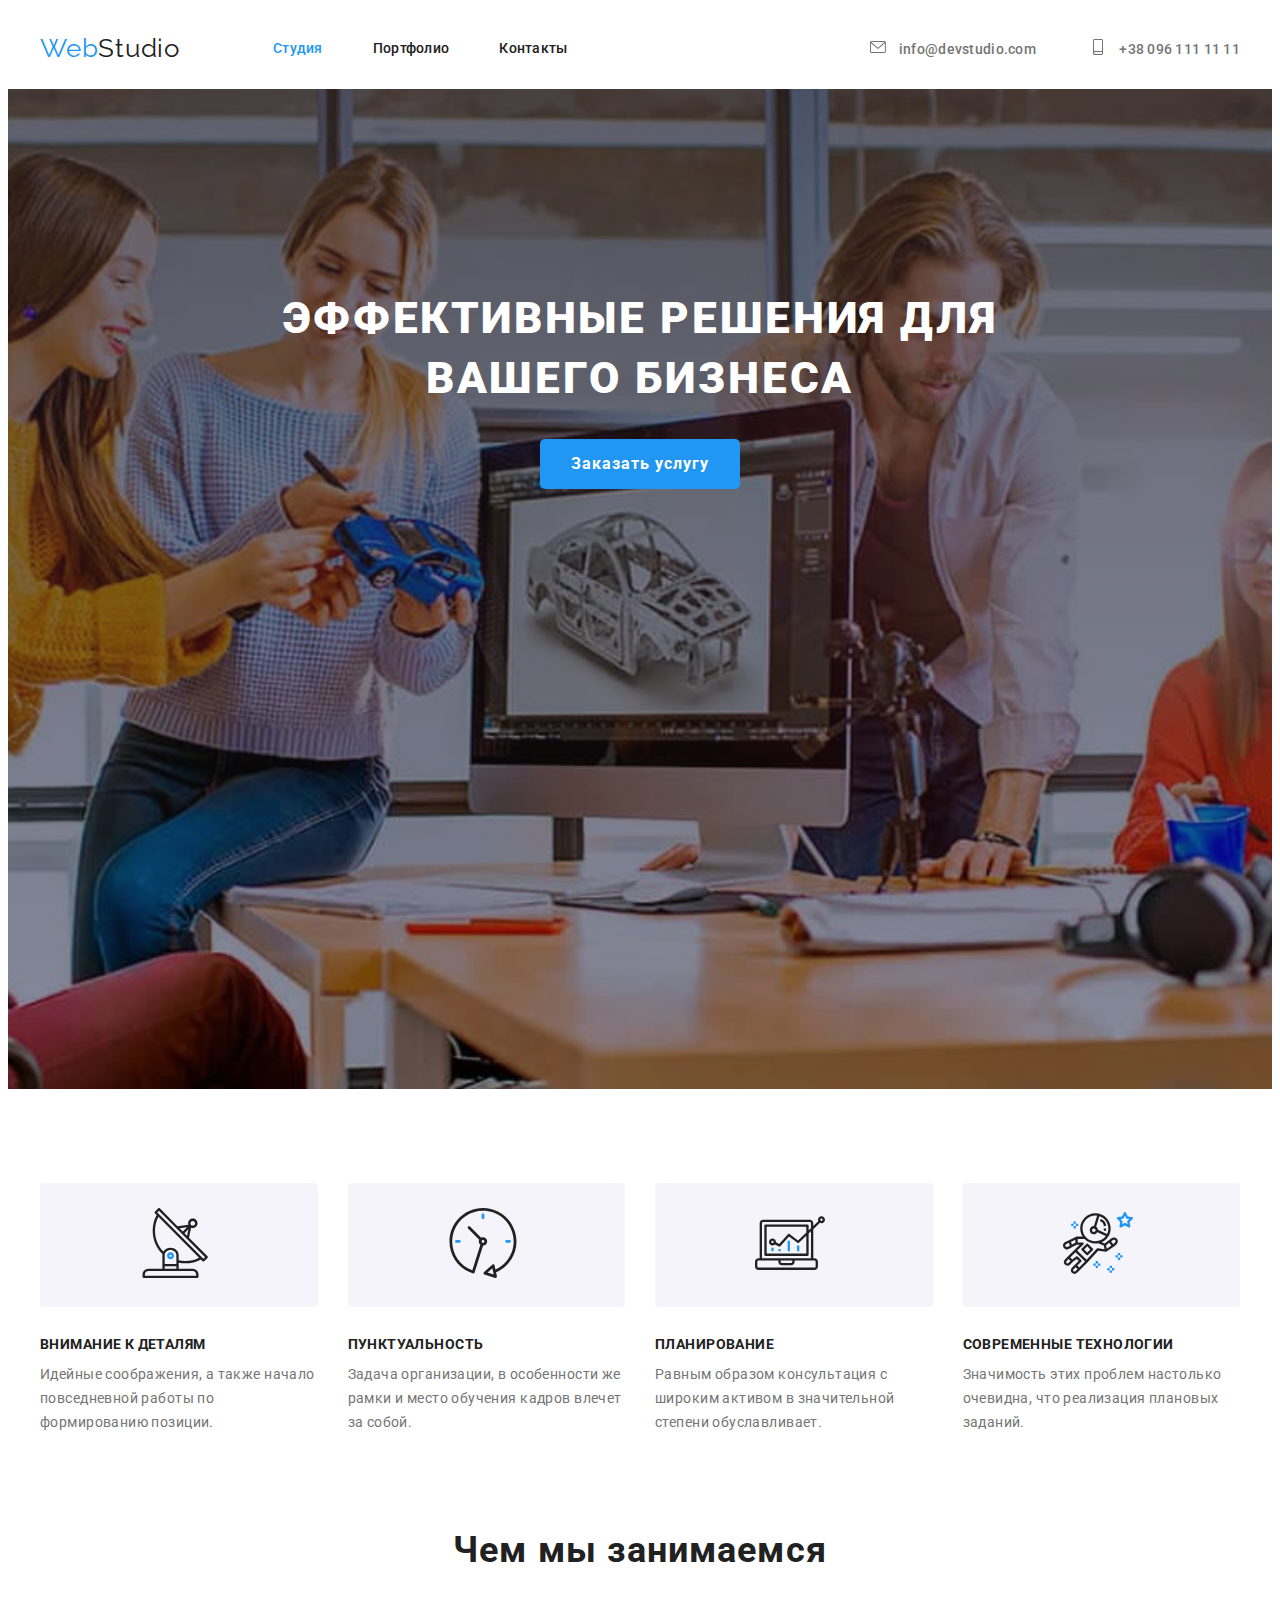
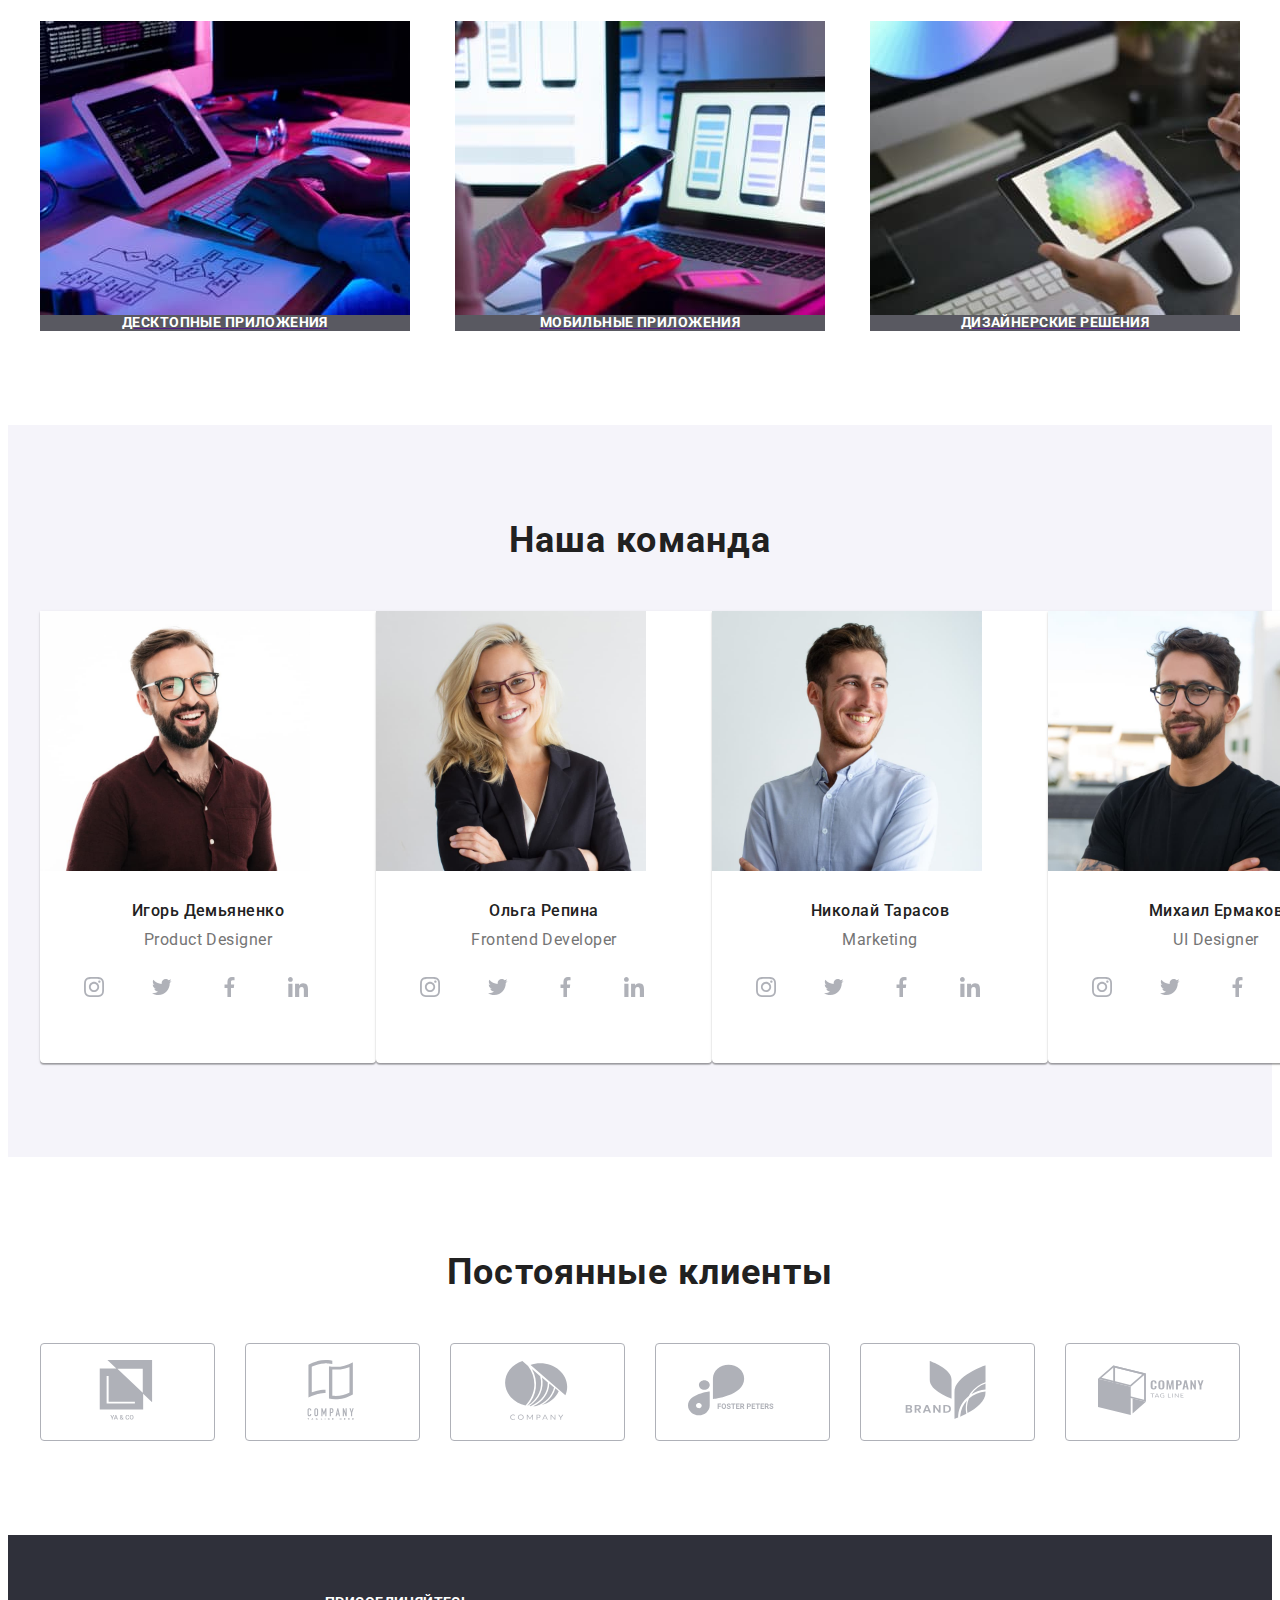
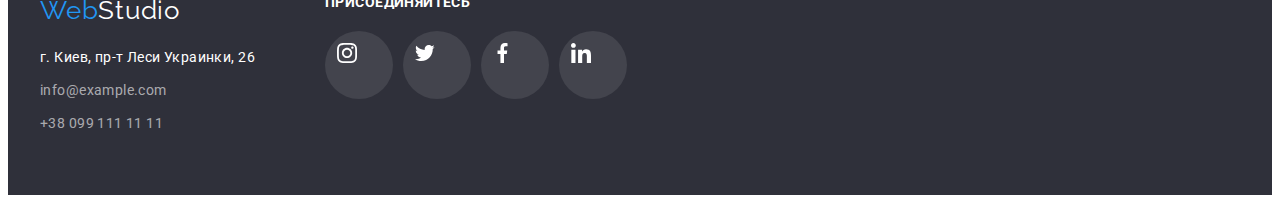
<file: index.html>
﻿<!DOCTYPE html>
<html lang="ru">
<head>
    <meta charset="UTF-8">
    <meta http-equiv="X-UA-Compatible" content="IE=edge">
    <meta name="viewport" content="width=device-width, initial-scale=1.0">
    <link rel="preconnect" href="https://fonts.googleapis.com">
    <link rel="preconnect" href="https://fonts.gstatic.com" crossorigin>
    <link href="https://fonts.googleapis.com/css2?family=Raleway:wght@700&family=Roboto:wght@400;500;700;900&display=swap" rel="stylesheet">
    <link rel="stylesheet" href="https://cdnjs.cloudflare.com/ajax/libs/modern-normalize/1.1.0/modern-normalize.min.css" integrity="sha512-wpPYUAdjBVSE4KJnH1VR1HeZfpl1ub8YT/NKx4PuQ5NmX2tKuGu6U/JRp5y+Y8XG2tV+wKQpNHVUX03MfMFn9Q==" crossorigin="anonymous" referrerpolicy="no-referrer" />
    <link rel="stylesheet" href="./css/styles.css">
    <title>Web Studio</title>
</head>
<body>
    <!-- header -->
    <header class="header">
        <div class="container flex-center-between">
            <nav class="navigation flex-center-between">
                <a class="logo" lang="en" href="/">Web<span>Studio</span>
                </a>
                <ul class="navigation-list">
                    <li class="navigation-item"><a class="navigation-link active" href="index.html">Студия</a></li>
                    <li class="navigation-item"><a class="navigation-link" href="portfolio.html">Портфолио</a></li>
                    <li class="navigation-item"><a class="navigation-link" href="">Контакты</a></li>
                </ul>
            </nav>
            <div class="connection">
                <a class="connection-link" href="mailto:info@devstudio.com">
                    <svg class="connection-icon">
                        <use href="./images/symbol-defs.svg#icon-gray-mail"></use>
                    </svg>
                    info@devstudio.com</a>
                <a class="connection-link" href="tel:+380961111111">
                    <svg class="connection-icon">
                        <use href="./images/symbol-defs.svg#icon-gray-smartphone"></use>
                    </svg>
                    +38 096 111 11 11</a>
            </div>
        </div>
    </header>
    <!-- main -->
    <main>
        <!-- hero -->
        <section class="hero overlay">
            <div class="container">
                <h1 class="title">Эффективные решения для вашего бизнеса</h1>
            <button class="hero-button" type="button">Заказать услугу</button>
            </div>
        </section>
        <!-- benefits -->
        <section class="benefits section">
           <div class="container">
            <h2 class="visually-hidden">Преимущества</h2>
            <ul class="benefits-list flex-center">
                <li class="benefits-item">
                    <div class="benefits-icon">
                        <svg class="benefits-ic">
                        <use href="./images/symbol-defs.svg#icon-benefits-one"></use>
                    </svg>
                    </div>
                    <h3 class="benefits-title">Внимание к деталям</h3>
                    <p class="benefits-descr">Идейные соображения, а также начало повседневной работы по формированию позиции.</p>
                </li>
                <li class="benefits-item">
                    <div class="benefits-icon">
                        <svg class="benefits-ic">
                        <use href="./images/symbol-defs.svg#icon-benefits-two"></use>
                    </svg>
                    </div>
                    <h3 class="benefits-title">Пунктуальность</h3>
                    <p class="benefits-descr">Задача организации, в особенности же рамки и место обучения кадров влечет за собой.</p>
                </li>
                <li class="benefits-item">
                    <div class="benefits-icon">
                        <svg class="benefits-ic">
                        <use href="./images/symbol-defs.svg#icon-benefits-three"></use>
                    </svg>
                    </div>
                    <h3 class="benefits-title">Планирование</h3>
                    <p class="benefits-descr">Равным образом консультация с широким активом в значительной степени обуславливает.</p>
                </li>
                <li class="benefits-item">
                    <div class="benefits-icon">
                        <svg class="benefits-ic">
                        <use href="./images/symbol-defs.svg#icon-benefits-four"></use>
                    </svg>
                    </div>
                    <h3 class="benefits-title">Современные технологии</h3>
                    <p class="benefits-descr">Значимость этих проблем настолько очевидна, что реализация плановых заданий.</p>
                </li>
            </ul>
           </div>
        </section>
        <!-- what are we doing -->
        <section class="specifics">
           <div class="container ">
            <h2 class="second-title">Чем мы занимаемся</h2>
            <ul class="specifics-list flex-center-between">
                <li class="specifics-item">
                    <a class="specifics-link" href="">
                        <img src="images/box1.jpg" alt="Десктопные приложения" width="370">
                        <h3 class="specifics-title">Десктопные приложения</h3>
                    </a>
                    
                </li>
                <li class="specifics-item">
                    <a class="specifics-link" href="">
                        <img src="images/box2.jpg" alt="Мобильные приложения" width="370">
                        <h3 class="specifics-title">Мобильные приложения</h3>
                    </a>
                    
                </li>
                <li class="specifics-item">
                    <a class="specifics-link" href="">
                        <img src="images/box3.jpg" alt="Дизайнерские решения" width="370">
                        <h3 class="specifics-title">Дизайнерские решения</h3>
                    </a>
                    
                </li>
            </ul>
           </div>
        </section>
        <!-- our tem -->
        <section class="team section">
          <div class="container">
            <h2 class="second-title">Наша команда</h2>
            <ul class="team-list flex-center-between">
                <li class="team-item">
                    <img src="images/team1.jpg" alt="Игорь Демьяненко" width="270" class="team-img">
                    <h3 class="team-title">Игорь Демьяненко</h3>
                    <p class="team-descr" lang="en">Product Designer</p>
                    <ul class="team-socials-list flex-center-between">
                        <li class="team-socials-item">
                            <a class="team-socials-link" href="">
                                <svg class="team-socials-icon">
                                    <use href="./images/symbol-defs.svg#icon-instagram2"></use>
                                </svg>
                            </a>
                        </li>
                        <li class="team-socials-item">
                            <a class="team-socials-link" href="">
                                <svg class="team-socials-icon">
                                    <use href="./images/symbol-defs.svg#icon-twitter"></use>
                                </svg>
                            </a>
                        </li>
                        <li class="team-socials-item">
                            <a class="team-socials-link" href="">
                                <svg class="team-socials-icon">
                                    <use href="./images/symbol-defs.svg#icon-fb"></use>
                                </svg>
                            </a>
                        </li>
                        <li class="team-socials-item">
                            <a class="team-socials-link" href="">
                                <svg class="team-socials-icon">
                                    <use href="./images/symbol-defs.svg#icon-linkedin"></use>
                                </svg>
                            </a>
                        </li>
                    </ul>
                </li>
                <li class="team-item">
                    <img src="images/team2.jpg" alt="Ольга Репина" width="270" class="team-img">
                    <h3 class="team-title">Ольга Репина</h3>
                    <p class="team-descr" lang="en">Frontend Developer</p>
                    <ul class="team-socials-list flex-center-between">
                        <li class="team-socials-item">
                            <a class="team-socials-link" href="">
                                <svg class="team-socials-icon">
                                    <use href="./images/symbol-defs.svg#icon-instagram2"></use>
                                </svg>
                            </a>
                        </li>
                        <li class="team-socials-item">
                            <a class="team-socials-link" href="">
                                <svg class="team-socials-icon">
                                    <use href="./images/symbol-defs.svg#icon-twitter"></use>
                                </svg>
                            </a>
                        </li>
                        <li class="team-socials-item">
                            <a class="team-socials-link" href="">
                                <svg class="team-socials-icon">
                                    <use href="./images/symbol-defs.svg#icon-fb"></use>
                                </svg>
                            </a>
                        </li>
                        <li class="team-socials-item">
                            <a class="team-socials-link" href="">
                                <svg class="team-socials-icon">
                                    <use href="./images/symbol-defs.svg#icon-linkedin"></use>
                                </svg>
                            </a>
                        </li>
                    </ul>
                </li>
                <li class="team-item">
                    <img src="images/team3.jpg" alt="Николай Тарасов" width="270" class="team-img">
                    <h3 class="team-title">Николай Тарасов</h3>
                    <p class="team-descr" lang="en">Marketing</p>
                    <ul class="team-socials-list flex-center-between">
                        <li class="team-socials-item">
                            <a class="team-socials-link" href="">
                                <svg class="team-socials-icon">
                                    <use href="./images/symbol-defs.svg#icon-instagram2"></use>
                                </svg>
                            </a>
                        </li>
                        <li class="team-socials-item">
                            <a class="team-socials-link" href="">
                                <svg class="team-socials-icon">
                                    <use href="./images/symbol-defs.svg#icon-twitter"></use>
                                </svg>
                            </a>
                        </li>
                        <li class="team-socials-item">
                            <a class="team-socials-link" href="">
                                <svg class="team-socials-icon">
                                    <use href="./images/symbol-defs.svg#icon-fb"></use>
                                </svg>
                            </a>
                        </li>
                        <li class="team-socials-item">
                            <a class="team-socials-link" href="">
                                <svg class="team-socials-icon">
                                    <use href="./images/symbol-defs.svg#icon-linkedin"></use>
                                </svg>
                            </a>
                        </li>
                    </ul>
                </li>
                <li class="team-item">
                    <img src="images/team4.jpg" alt="Михаил Ермаков" width="270" class="team-img">
                    <h3 class="team-title">Михаил Ермаков</h3>
                    <p class="team-descr" lang="en">UI Designer</p>
                    <ul class="team-socials-list flex-center-between">
                        <li class="team-socials-item">
                            <a class="team-socials-link" href="">
                                <svg class="team-socials-icon">
                                    <use href="./images/symbol-defs.svg#icon-instagram2"></use>
                                </svg>
                            </a>
                        </li>
                        <li class="team-socials-item">
                            <a class="team-socials-link" href="">
                                <svg class="team-socials-icon">
                                    <use href="./images/symbol-defs.svg#icon-twitter"></use>
                                </svg>
                            </a>
                        </li>
                        <li class="team-socials-item">
                            <a class="team-socials-link" href="">
                                <svg class="team-socials-icon">
                                    <use href="./images/symbol-defs.svg#icon-fb"></use>
                                </svg>
                            </a>
                        </li>
                        <li class="team-socials-item">
                            <a class="team-socials-link" href="">
                                <svg class="team-socials-icon">
                                    <use href="./images/symbol-defs.svg#icon-linkedin"></use>
                                </svg>
                            </a>
                        </li>
                    </ul>
                </li>
            </ul>
          </div>
        </section>
        <section class="clients section">
            <div class="container">
                <h2 class="second-title">Постоянные клиенты</h2>
            <ul class="clients-list">
                <li class="clients-item">
                    <a class="clients-link" href="">
                        <svg class="clients-icon">
                            <use href="./images/symbol-defs.svg#icon-clients-one"></use>
                        </svg> 
                    </a>
                </li>
                <li class="clients-item">
                    <a class="clients-link" href="#">
                        <svg class="clients-icon">
                            <use href="./images/symbol-defs.svg#icon-clients-two"></use>
                        </svg> 
                    </a>
                </li>
                <li class="clients-item">
                    <a class="clients-link" href="#">
                        <svg class="clients-icon">
                            <use href="./images/symbol-defs.svg#icon-clients-three"></use>
                        </svg> 
                    </a>
                </li>
                <li class="clients-item">
                    <a class="clients-link" href="#">
                        <svg class="clients-icon">
                            <use href="./images/symbol-defs.svg#icon-clients-four"></use>
                        </svg> 
                    </a>
                </li>
                <li class="clients-item">
                    <a class="clients-link" href="#">
                        <svg class="clients-icon">
                            <use href="./images/symbol-defs.svg#icon-clients-five"></use>
                        </svg> 
                    </a>
                </li>
                <li class="clients-item">
                    <a class="clients-link" href="#">
                        <svg class="clients-icon">
                            <use href="./images/symbol-defs.svg#icon-clients-six"></use>
                        </svg> 
                    </a>
                </li>
            </ul>

            </div>
        </section>
    </main>
    <!-- footer -->
    <footer class="footer">
       <div class="container flex">
        <div class="footer-contacts">
            <a class="logo footer-logo" lang="en" href="/">
            Web<span>Studio</span>
        </a>
    <address class="address">г. Киев, пр-т Леси Украинки, 26</address>
    <div class="footer-links">
        <a class="footer-link footer-link-mail" href="mailto:info@example.com">info@example.com</a>
        <a class="footer-link" href="tel:+380991111111">+38 099 111 11 11</a>
    </div>
        </div>
        <div class="footer-socials">
            <h2 class="footer-socials-header">Присоединяйтесь</h2>
            <ul class="footer-socials-list flex-center">
                <li class="footer-socials-item">
                    <a href="" class="footer-social-link">
                        <svg class="footer-social-icon">
                            <use href="./images/symbol-defs.svg#icon-instagram2"></use>
                        </svg>
                    </a>
                </li>
                <li class="footer-socials-item">
                    <a href="" class="footer-social-link">
                        <svg class="footer-social-icon">
                            <use href="./images/symbol-defs.svg#icon-twitter"></use>
                        </svg>
                    </a>
                </li>
                <li class="footer-socials-item">
                    <a href="" class="footer-social-link">
                        <svg class="footer-social-icon">
                            <use href="./images/symbol-defs.svg#icon-fb"></use>
                        </svg>
                    </a>
                </li>
                <li class="footer-socials-item">
                    <a href="" class="footer-social-link">
                        <svg class="footer-social-icon">
                            <use href="./images/symbol-defs.svg#icon-linkedin"></use>
                        </svg>
                    </a>
                </li>
            </ul>
        </div>
   
       </div>
    </footer>
</body>
</html>
</file>
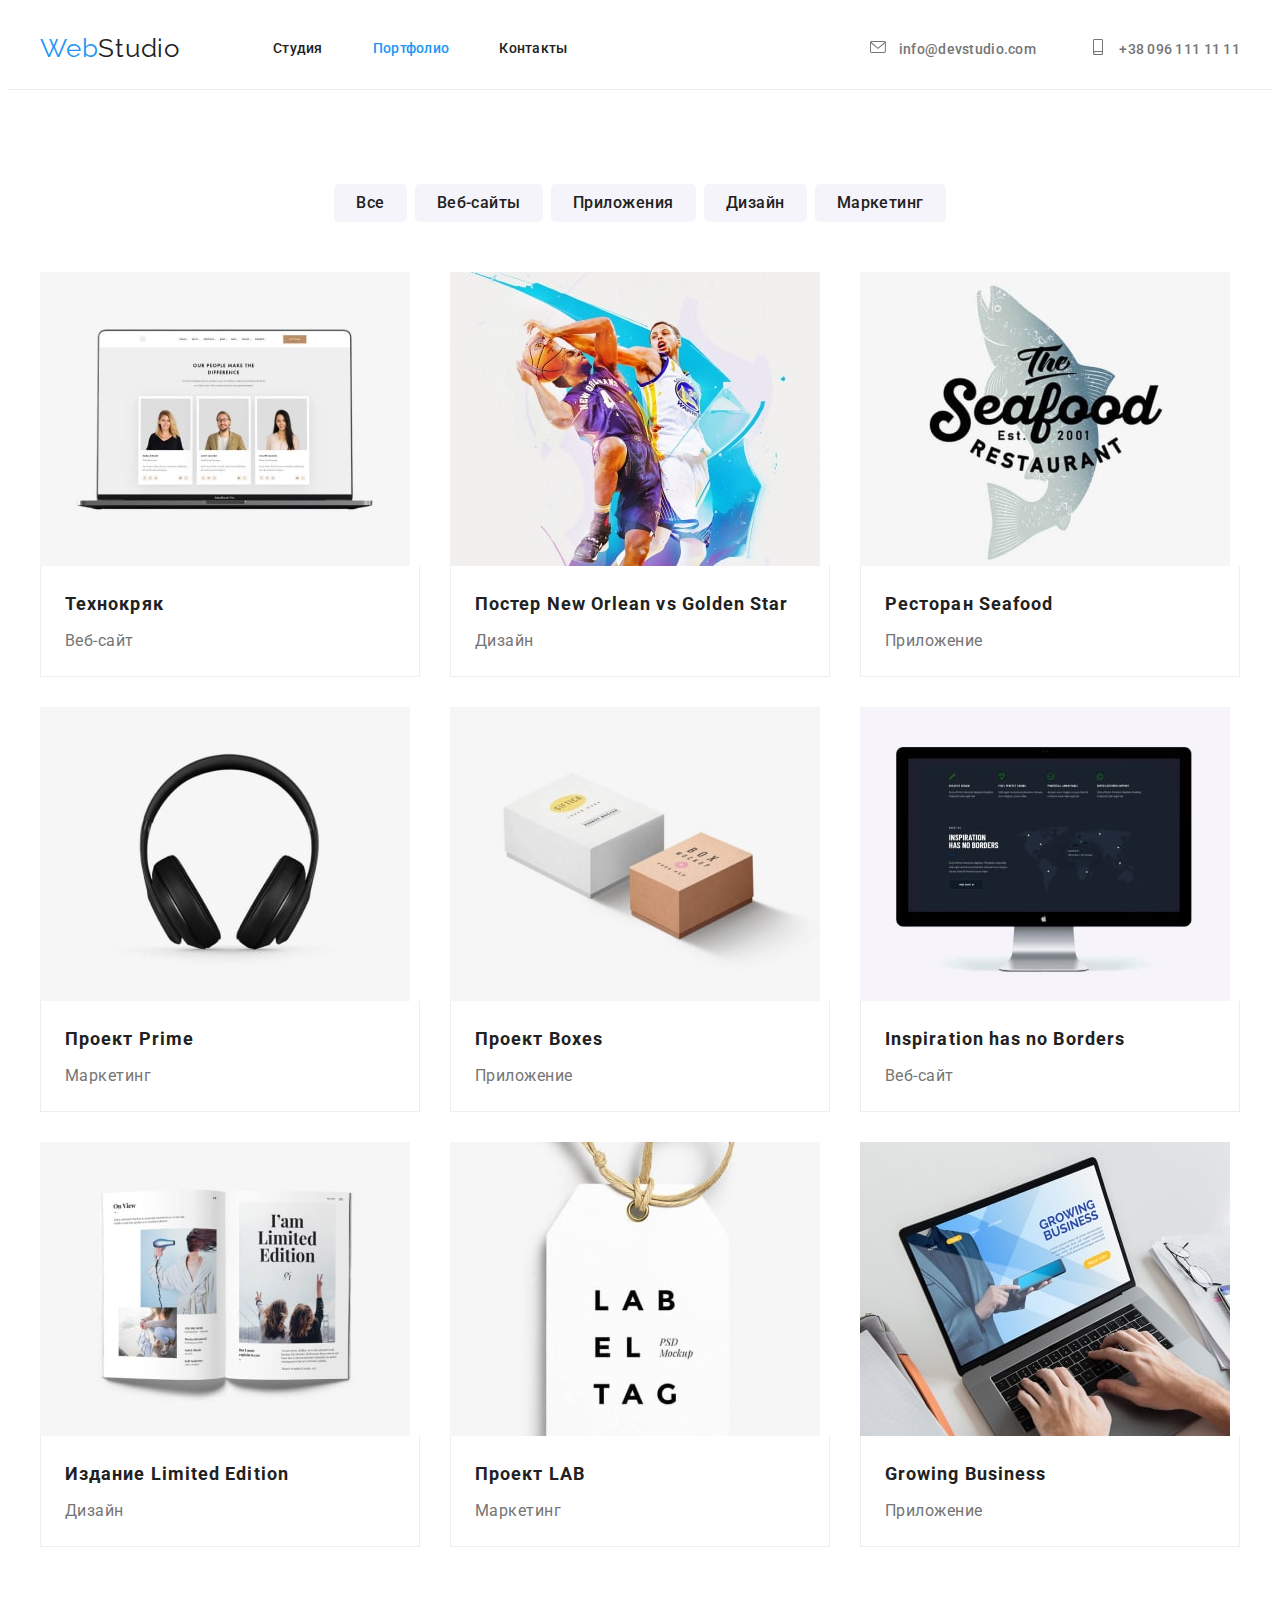
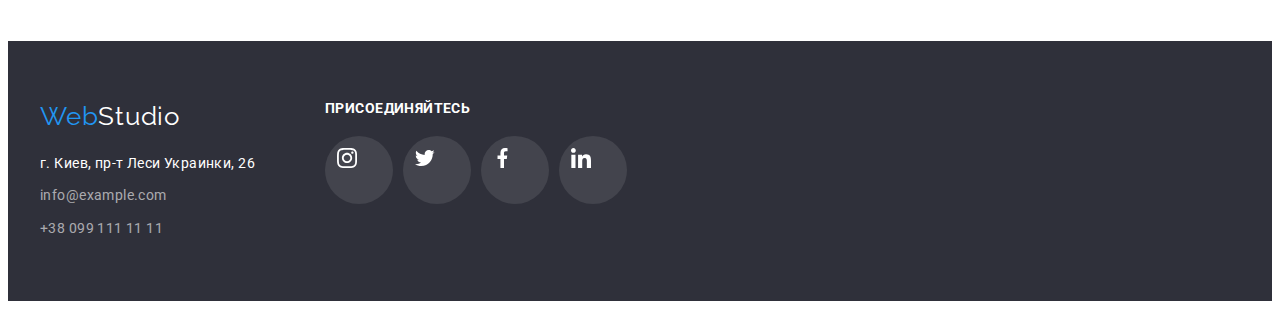
<file: portfolio.html>
﻿<!DOCTYPE html>
<html lang="ru">
<head>
    <meta charset="UTF-8">
    <meta http-equiv="X-UA-Compatible" content="IE=edge">
    <meta name="viewport" content="width=device-width, initial-scale=1.0">
    <link rel="preconnect" href="https://fonts.googleapis.com">
    <link rel="preconnect" href="https://fonts.gstatic.com" crossorigin>
    <link href="https://fonts.googleapis.com/css2?family=Raleway:wght@700&family=Roboto:wght@400;500;700;900&display=swap" rel="stylesheet">
    <link rel="stylesheet" href="https://cdnjs.cloudflare.com/ajax/libs/modern-normalize/1.1.0/modern-normalize.min.css" integrity="sha512-wpPYUAdjBVSE4KJnH1VR1HeZfpl1ub8YT/NKx4PuQ5NmX2tKuGu6U/JRp5y+Y8XG2tV+wKQpNHVUX03MfMFn9Q==" crossorigin="anonymous" referrerpolicy="no-referrer" />
    <link rel="stylesheet" href="./css/styles.css">
    <title>Web Studio</title>
</head>
<body>
    <!-- header -->
    <header class="header header-portfolio">
       <div class="container flex-center-between">
        <nav class="navigation flex-center-between">
            <a class="logo" lang="en" href="/">Web<span>Studio</span>
            </a>
            <ul class="navigation-list">
                <li class="navigation-item"><a class="navigation-link" href="index.html">Студия</a></li>
                <li class="navigation-item"><a class="navigation-link active" href="portfolio.html">Портфолио</a></li>
                <li class="navigation-item"><a class="navigation-link" href="">Контакты</a></li>
            </ul>
            </nav>
            <div class="connection">
                <a class="connection-link" href="mailto:info@devstudio.com">
                    <svg class="connection-icon">
                        <use href="./images/symbol-defs.svg#icon-gray-mail"></use>
                    </svg>
                    info@devstudio.com</a>
                <a class="connection-link" href="tel:+380961111111">
                    <svg class="connection-icon">
                        <use href="./images/symbol-defs.svg#icon-gray-smartphone"></use>
                    </svg>
                    +38 096 111 11 11</a>
            </div>
       </div>
    </header>
    <!-- main -->
    <main>
        <section class="works section">
            <div class="container">
                <ul class="works-tabs flex-center">
                    <li class="works-tab"><button class="works-button" type="button">Все</button></li>
                    <li class="works-tab"><button class="works-button" type="button">Веб-сайты</button></li>
                    <li class="works-tab"><button class="works-button" type="button">Приложения</button></li>
                    <li class="works-tab"><button class="works-button" type="button">Дизайн</button></li>
                    <li class="works-tab"><button class="works-button" type="button">Маркетинг</button></li>
                </ul>
                <ul class="works-list">
                    <li class="works-item">
                        <a class="works-link" href="">
                        <img class="works-img" src="./images/one.jpg" alt="проэкт" width="370">
                       <div class="item-content">
                        <h3 class="works-title">Технокряк</h3>
                        <p class="works-type">Веб-сайт</p>
                        </div>
                        <p class="hidden">Ресурс предлагает комплексные предложения с разным уровнем функционала и сервисов. Все это позволит посетителю получить исчерпывающие сведения о компании или частном лице.</p>
                        </a>
                    </li>
                    <li class="works-item">
                       <a class="works-link" href="">
                        <img class="works-img" src="./images/two.jpg" alt="проэкт" width="370">
                        <div class="item-content">
                            <h3 class="works-title">Постер New Orlean vs Golden Star</h3>
                            <p class="works-type">Дизайн</p>
                        </div>
                        <p class="hidden">Ресурс предлагает комплексные предложения с разным уровнем функционала и сервисов. Все это позволит посетителю получить исчерпывающие сведения о компании или частном лице.</p>
                        
                       </a>
                    </li>
                    <li class="works-item">
                        <a class="works-link" href="">
                        <img class="works-img" src="./images/three.jpg" alt="проэкт" width="370">
                       <div class="item-content">
                        <h3 class="works-title">Ресторан Seafood</h3>
                        <p class="works-type">Приложение</p>
                       </div>
                        <p class="hidden">Ресурс предлагает комплексные предложения с разным уровнем функционала и сервисов. Все это позволит посетителю получить исчерпывающие сведения о компании или частном лице.</p>
                        </a>
                    </li>
                    <li class="works-item">
                       <a class="works-link" href="">
                        <img class="works-img" src="./images/four.jpg" alt="проэкт" width="370">
                        <div class="item-content">
                            <h3 class="works-title">Проект Prime</h3>
                            <p class="works-type">Маркетинг</p>
                        </div>
                        <p class="hidden">Ресурс предлагает комплексные предложения с разным уровнем функционала и сервисов. Все это позволит посетителю получить исчерпывающие сведения о компании или частном лице.</p>
                       </a>
                    </li>
                    <li class="works-item">
                        <a class="works-link" href="">
                        <img class="works-img" src="./images/five.jpg" alt="проэкт" width="370">
                        <div class="item-content">
                            <h3 class="works-title">Проект Boxes</h3>
                            <p class="works-type">Приложение</p>
                        </div>
                        <p class="hidden">Ресурс предлагает комплексные предложения с разным уровнем функционала и сервисов. Все это позволит посетителю получить исчерпывающие сведения о компании или частном лице.</p>
                        </a>
                    </li>
                    <li class="works-item">
                        <a class="works-link" href="">
                        <img class="works-img" src="./images/six.jpg" alt="проэкт" width="370">
                        <div class="item-content">
                            <h3 class="works-title">Inspiration has no Borders</h3>
                        <p class="works-type">Веб-сайт</p>
                        </div>
                        <p class="hidden">Ресурс предлагает комплексные предложения с разным уровнем функционала и сервисов. Все это позволит посетителю получить исчерпывающие сведения о компании или частном лице.</p>
                        </a>
                    </li>
                    <li class="works-item">
                        <a class="works-link" href="">
                        <img class="works-img" src="./images/seven.jpg" alt="проэкт" width="370">
                        <div class="item-content">
                            <h3 class="works-title">Издание Limited Edition</h3>
                        <p class="works-type">Дизайн</p>
                        </div>
                        <p class="hidden">Ресурс предлагает комплексные предложения с разным уровнем функционала и сервисов. Все это позволит посетителю получить исчерпывающие сведения о компании или частном лице.</p>
                        </a>
                    </li>
                    <li class="works-item">
                        <a class="works-link" href="">
                        <img class="works-img" src="./images/eight.jpg" alt="проэкт" width="370">
                        <div class="item-content">
                            <h3 class="works-title">Проект LAB</h3>
                        <p class="works-type">Маркетинг</p>
                        </div>
                        <p class="hidden">Ресурс предлагает комплексные предложения с разным уровнем функционала и сервисов. Все это позволит посетителю получить исчерпывающие сведения о компании или частном лице.</p>
                        </a>
                    </li>
                    <li class="works-item">
                        <a class="works-link" href="">
                        <img class="works-img" src="./images/nine.jpg" alt="проэкт" width="370">
                        <div class="item-content">
                            <h3 class="works-title">Growing Business</h3>
                        <p class="works-type">Приложение</p>
                        </div>
                        <p class="hidden">Ресурс предлагает комплексные предложения с разным уровнем функционала и сервисов. Все это позволит посетителю получить исчерпывающие сведения о компании или частном лице.</p>
                        </a>
                    </li>
                </ul>
            </div>
        </section>
    </main>



      <!-- footer -->
   <footer class="footer">
       <div class="container flex">
        <div class="footer-contacts">
            <a class="logo footer-logo" lang="en" href="/">
            Web<span>Studio</span>
        </a>
    <address class="address">г. Киев, пр-т Леси Украинки, 26</address>
    <div class="footer-links">
        <a class="footer-link footer-link-mail" href="mailto:info@example.com">info@example.com</a>
        <a class="footer-link" href="tel:+380991111111">+38 099 111 11 11</a>
    </div>
        </div>
        <div class="footer-socials">
            <h2 class="footer-socials-header">Присоединяйтесь</h2>
            <ul class="footer-socials-list flex-center">
                <li class="footer-socials-item">
                    <a href="" class="footer-social-link">
                        <svg class="footer-social-icon">
                            <use href="./images/symbol-defs.svg#icon-instagram2"></use>
                        </svg>
                    </a>
                </li>
                <li class="footer-socials-item">
                    <a href="" class="footer-social-link">
                        <svg class="footer-social-icon">
                            <use href="./images/symbol-defs.svg#icon-twitter"></use>
                        </svg>
                    </a>
                </li>
                <li class="footer-socials-item">
                    <a href="" class="footer-social-link">
                        <svg class="footer-social-icon">
                            <use href="./images/symbol-defs.svg#icon-fb"></use>
                        </svg>
                    </a>
                </li>
                <li class="footer-socials-item">
                    <a href="" class="footer-social-link">
                        <svg class="footer-social-icon">
                            <use href="./images/symbol-defs.svg#icon-linkedin"></use>
                        </svg>
                    </a>
                </li>
            </ul>
        </div>
   
       </div>
    </footer>
</body>
</html>
</file>
<file: css/styles.css>
﻿:root {
    --brand-color: #2196F3;
    --light-font-color: #757575;
    --dark-font-color: #212121;
    --bg-color: #F5F4FA;
    --footer-bg-color: #2F303A;
}
body {
    font-family: Roboto, sans-serif;
    background-color: #ffffff;
    color: var(--dark-font-color);
}
li {
    list-style: none;
}
.second-title {

    font-size: 36px;
    line-height: 1.17;
    text-align: center;
    letter-spacing: 0.03em;
    margin-bottom: 50px;
}
.container {
    width: 1200px;
    padding-left: 15px;
    padding-right: 15px;
    margin: 0 auto;
}
h1,
h2,
h3,
h4,
h5,
h6,
p {
    margin: 0;
}
ul,
ol {
    padding-left: 0;
    margin: 0;
}
button {
    cursor: pointer;
}
img {
    display: block;
}
.flex {
    display: flex;
}
.flex-center-between {
    display: flex;
    align-items: center;
    justify-content: space-between;
}
.flex-center {
    display: flex;
    align-items: center;
}
.section {
    padding-top: 94px;
    padding-bottom: 94px;
}
/*//////////////////// header ///////////////////////*/
.header {
    padding-top: 25px;
    padding-bottom: 25px;
}
.header-portfolio {
    border-bottom: 1px solid #ECECEC;
}
.logo {
    font-family: Raleway, sans-serif;
    color: var(--brand-color);
    text-decoration: none;
    font-size: 26px;
    line-height: 1.2;
    letter-spacing: 0.03em;
}
.logo>span {
    color: var(--dark-font-color);
}

.navigation-list {
    display: flex;
    font-weight: 500;
    font-size: 14px;
    line-height: 1.14;
    letter-spacing: 0.02em;
    margin-left: 93px;
}
.navigation-item:not(:last-child) {
    margin-right: 50px;
}


.navigation-list .navigation-link {
    text-decoration: none;
    color: #212121;
}
.navigation-link.active {
    color: var(--brand-color);
}
.navigation-list .navigation-link:hover,
.navigation-list .navigation-link:focus {
    color: var(--brand-color)
}
.connection .connection-link {
    color: var(--light-font-color);
    text-decoration: none;
    font-weight: 500;
    font-size: 14px;
    line-height: 1.14;
    letter-spacing: 0.02em;
    fill: var(--light-font-color);
}
.connection-link + .connection-link {
    margin-left: 50px;
}
.connection-icon {
    display: inline-block;
    vertical-align: top;
    width: 16px;
    height: 16px;
    margin-right: 10px;
}
.connection .connection-link:hover,
.connection .connection-link:focus {
    color: var(--brand-color);
    fill: var(--brand-color);
}

/*//////////////// index - styles /////////////////////*/
/* ///////////////////////hero/////////////////////////// */
.hero {
    padding-top: 200px;
    padding-bottom: 200px;
    
    
}
.overlay {
    height: 600px;
    max-width: 1600px;
    margin-left: auto;
    margin-right: auto;
    background: linear-gradient(180deg, 
    rgba(47, 48, 58, 0.4) 0%, 
    rgba(47, 48, 58, 0.371653) 7.09%, 
    rgba(47, 48, 58, 0.330803) 17.3%, 
    rgba(47, 48, 58, 0.323375) 19.16%,
     rgba(47, 48, 58, 0.304807) 23.8%, 
     rgba(47, 48, 58, 0.266433) 33.39%, 
     rgba(47, 48, 58, 0.226821) 43.29%, 
     rgba(47, 48, 58, 0.182257) 54.44%, 
     rgba(47, 48, 58, 0.122839) 69.29%, 
     rgba(47, 48, 58, 0.081989) 79.5%, 
     rgba(47, 48, 58, 0.0597072) 85.07%, 
     rgba(47, 48, 58, 0.0287603) 92.81%,
      rgba(47, 48, 58, 0) 100%),
     url('../images/bg.jpg');
    background-size: cover;
    background-position: center;
    background-repeat: no-repeat;
}
.hero .title {
    font-weight: 900;
    font-size: 44px;
    line-height: 1.36;
    text-align: center;
    letter-spacing: 0.06em;
    text-transform: uppercase;
    color: #FFFFFF;
    margin-bottom: 30px;
    padding-left: 237px;
    padding-right: 237px;
}
.hero .hero-button {
    display: block;
    font-family: 'Roboto', sans-serif;
    color: #fff;
    background-color: var(--brand-color);
    font-weight: 700;
    font-size: 16px;
    line-height: 1.4;
    text-align: center;
    letter-spacing: 0.06em;
    width: 200px;
    height: 50px;
    cursor: pointer;
    border: none;
    border-radius: 5px;
    margin: 0 auto;
    
}
/*////////////////// benefits////////////////////// */
.benefits {
    background-color: #ffffff;
    
}
.visually-hidden { 
    position: absolute; 
    width: 1px; 
    height: 1px; 
    margin: -1px; 
    border: 0; 
    padding: 0; 
    white-space: nowrap; 
    clip-path: inset(100%); 
    clip: rect(0 0 0 0); 
    overflow: hidden; 
} 
.benefits-list {
    margin-right: -30px;
}
.benefits-icon {
    background-color: #F5F4FA;
    padding: 25px 100px;
    border-radius: 4px;
    margin-bottom: 30px;
}
.benefits-ic {
    width: 70px;
    height: 70px;
}
.benefits .benefits-item {
    width: calc(100% / 4 - 30px);
    margin-right: 30px;
}
.benefits .benefits-title {
    font-size: 14px;
    line-height: 1.14;
    letter-spacing: 0.03em;
    text-transform: uppercase;
    margin-bottom: 10px;
}
.benefits .benefits-descr {
    font-size: 14px;
    line-height: 1.7;
    letter-spacing: 0.03em;
    color: var(--light-font-color);
}
/*///////////////////// specifics///////////////////////// */
.specifics {
    padding-bottom: 94px;
}
.specifics .specifics-item {
    list-style: none;
}
.specifics .specifics-title {
    font-size: 14px;
    line-height: 1.14;
    text-align: center;
    letter-spacing: 0.03em;
    text-transform: uppercase;
    color: #FFFFFF;
    background-color: rgba(47, 48, 58, 0.8);
}
/*////////////////////// team/////////////////////////// */
.team {
    background-color: var(--bg-color);
}
.team-item {
    padding-bottom: 30px;
    background-color: #fff;
    box-shadow: 0px 1px 3px rgba(0, 0, 0, 0.12), 0px 1px 1px rgba(0, 0, 0, 0.14), 0px 2px 1px rgba(0, 0, 0, 0.2);
    border-radius: 0px 0px 4px 4px;
}
.team-img {
    margin-bottom: 30px;
}
.team-title {
    font-weight: 500;
    font-size: 16px;
    line-height: 1.19;
    text-align: center;
    letter-spacing: 0.03em;
    margin-bottom: 10px;
}
.team-descr {
    font-size: 16px;
    line-height: 1.19;
    text-align: center;
    letter-spacing: 0.03em;
    color: var(--light-font-color);
    margin-bottom: 16px;
}
.team-socials-list {
    padding-left: 32px;
    padding-right: 32px;
}
.team-socials-icon {
    width: 20px;
    height: 20px;
}
.team-socials-link {
    display: block;
    
    border-radius: 50px;
    width: 44px;
    height: 44px;
    padding: 12px;
    fill: #AFB1B8;
}
.team-socials-link:hover,
.team-socials-link:focus {
    background-color: var(--brand-color);
    fill: #fff;
}
/* //////////////clients///////////////////// */
.clients {
    background-color: #ffffff;
}
.clients-list {
    display: flex;
    align-items: center;
    margin-right: -30px;
}
.clients-item {
    width: calc(100% / 6 - 30px);
    margin-right: 30px;
}
.clients-icon {
    width: 106px;
    height: 60px;
}
.clients-link {
    display: block;
    border: 1px solid rgba(175, 177, 184, 1);
    border-radius: 4px;
    padding: 16px 32px;
    fill: #afb1b8;
}
.clients-link:hover,
.clients-link:focus {
    fill: var(--brand-color);
    border-color: var(--brand-color);
}
/*////////////// portfolio ///////////////////*/

.works-button {
    font-family: Roboto, sans-serif;
    font-weight: 500;
    font-size: 16px;
    line-height: 1.6;
    text-align: center;
    letter-spacing: 0.03em;
    color: var(--dark-font-color);
    border: none;
    padding: 6px 22px;
    cursor: pointer;
    background-color: var(--bg-color);
    border-radius: 5px;
}
.works-button:hover,
.works-button:focus {
    background-color: var(--brand-color);
    color: #ffffff;
    box-shadow: 0px 3px 1px rgba(0, 0, 0, 0.1), 0px 1px 2px rgba(0, 0, 0, 0.08), 0px 2px 2px rgba(0, 0, 0, 0.12);
}
.works-tabs {
    margin-bottom: 50px;
    justify-content: center;
}
.works-tab:not(:last-child) {
    margin-right: 8px;
}

.item-content {
    border-bottom: 1px solid rgba(238, 238, 238, 1);
    border-left: 1px solid rgba(238, 238, 238, 1);
    border-right: 1px solid rgba(238, 238, 238, 1);
    padding: 20px 24px;
}
.works-item {
    position: relative;
    width: calc(100% / 3 - 30px);
    margin-left: 30px;
    margin-bottom: 30px;
}
.works-item:hover,
.works-item:focus {
    box-shadow: 0px 1px 1px rgba(0, 0, 0, 0.12), 0px 4px 4px rgba(0, 0, 0, 0.06), 1px 4px 6px rgba(0, 0, 0, 0.16);
}
.works-list {
    flex-wrap: wrap;
    display: flex;
    margin-left: -30px;
    margin-bottom: -30px;
    
}
.works-title {
    color: var(--dark-font-color);
    font-size: 18px;
    line-height: 2;
    letter-spacing: 0.06em;
    margin-bottom: 4px;
}
.works-link {
    text-decoration: none;
}
.works-type {
    font-size: 16px;
    line-height: 1.87;
    letter-spacing: 0.03em;
    color: var(--light-font-color);
    
}
.works .hidden {
    display: none;
    position: absolute;
    top: 0;
    font-size: 18px;
    line-height: 1.55;
    letter-spacing: 0.03em;
    color: #FFFFFF;
    background: rgba(33, 150, 243, 0.9);
    padding: 63px 24px;
}

/*//////////////////////// footer ///////////////////////////*/
.footer {
    background-color: var(--footer-bg-color);
    padding-top: 60px;
    padding-bottom: 60px;
}
.footer-contacts {
    margin-right: 70px;
}
.footer .address {
    font-weight: 400;
    font-size: 14px;
    line-height: 1.7;
    letter-spacing: 0.03em;
    color: #FFFFFF;
    font-style: normal;
    margin-bottom: 9px;
    margin-top: 20px;
}
.footer span {
    color: #ffffff;
}
.footer .footer-link {
    display: block;
    font-weight: 400;
    font-size: 14px;
    line-height: 1.7;
    letter-spacing: 0.03em;
    color: rgba(255, 255, 255, 0.6);
    text-decoration: none;
}
.footer-link-mail {
    margin-bottom: 9px;
}
.footer-socials-header {
    font-size: 14px;
    line-height: 1.14;
    letter-spacing: 0.03em;
    text-transform: uppercase;
    color: #FFFFFF;
    margin-bottom: 20px;
}
.footer-socials-item:not(:last-child) {
    margin-right: 10px;
}
.footer-social-icon {
    width: 20px;
    height: 20px;
}
.footer-social-link {
    display: block;
    background-color: #43444D;
    border-radius: 50px;
    width: 44px;
    height: 44px;
    padding: 12px;
    fill: #fff;
}
.footer-social-link:hover,
.footer-social-link:focus {
    background-color: var(--brand-color);
}
</file>
